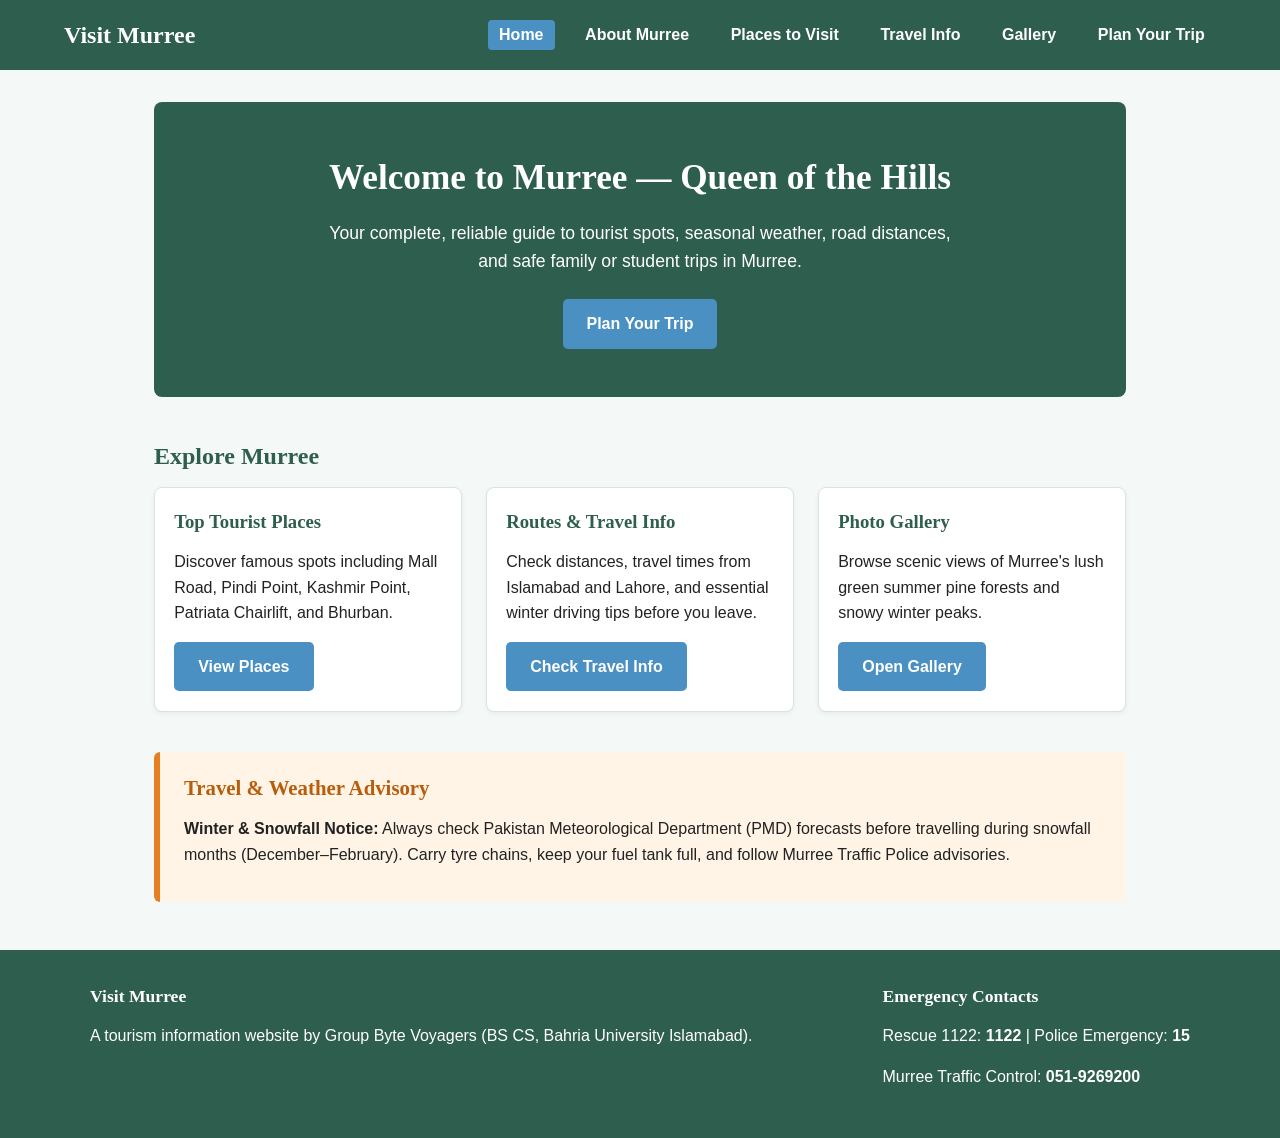
<file: index.html>
<!DOCTYPE html>
<html lang="en">
<head>
  <meta charset="UTF-8">
  <meta name="viewport" content="width=device-width, initial-scale=1.0">
  <title>Visit Murree - Home</title>
  <link rel="stylesheet" href="css/style.css">
</head>
<body>

  <header>
    <a href="index.html" class="site-title">Visit Murree</a>
    <nav aria-label="Main Navigation">
      <ul>
        <li><a href="index.html" class="active">Home</a></li>
        <li><a href="about.html">About Murree</a></li>
        <li><a href="places.html">Places to Visit</a></li>
        <li><a href="travel.html">Travel Info</a></li>
        <li><a href="gallery.html">Gallery</a></li>
        <li><a href="plan.html">Plan Your Trip</a></li>
      </ul>
    </nav>
  </header>

  <main>
    <section class="hero">
      <h1>Welcome to Murree — Queen of the Hills</h1>
      <p>Your complete, reliable guide to tourist spots, seasonal weather, road distances, and safe family or student trips in Murree.</p>
      <a href="plan.html" class="btn">Plan Your Trip</a>
    </section>

    <section>
      <h2>Explore Murree</h2>
      <div class="card-grid">
        <article class="card">
          <h3>Top Tourist Places</h3>
          <p>Discover famous spots including Mall Road, Pindi Point, Kashmir Point, Patriata Chairlift, and Bhurban.</p>
          <a href="places.html" class="btn">View Places</a>
        </article>

        <article class="card">
          <h3>Routes &amp; Travel Info</h3>
          <p>Check distances, travel times from Islamabad and Lahore, and essential winter driving tips before you leave.</p>
          <a href="travel.html" class="btn">Check Travel Info</a>
        </article>

        <article class="card">
          <h3>Photo Gallery</h3>
          <p>Browse scenic views of Murree's lush green summer pine forests and snowy winter peaks.</p>
          <a href="gallery.html" class="btn">Open Gallery</a>
        </article>
      </div>
    </section>

    <section class="advisory-box" aria-label="Travel Advisory">
      <h2>Travel &amp; Weather Advisory</h2>
      <p><strong>Winter &amp; Snowfall Notice:</strong> Always check Pakistan Meteorological Department (PMD) forecasts before travelling during snowfall months (December–February). Carry tyre chains, keep your fuel tank full, and follow Murree Traffic Police advisories.</p>
    </section>
  </main>

  <footer>
    <div class="footer-content">
      <div>
        <h3>Visit Murree</h3>
        <p>A tourism information website by Group Byte Voyagers (BS CS, Bahria University Islamabad).</p>
      </div>
      <div>
        <h3>Emergency Contacts</h3>
        <p>Rescue 1122: <strong>1122</strong> | Police Emergency: <strong>15</strong></p>
        <p>Murree Traffic Control: <strong>051-9269200</strong></p>
      </div>
    </div>
  </footer>

</body>
</html>
</file>
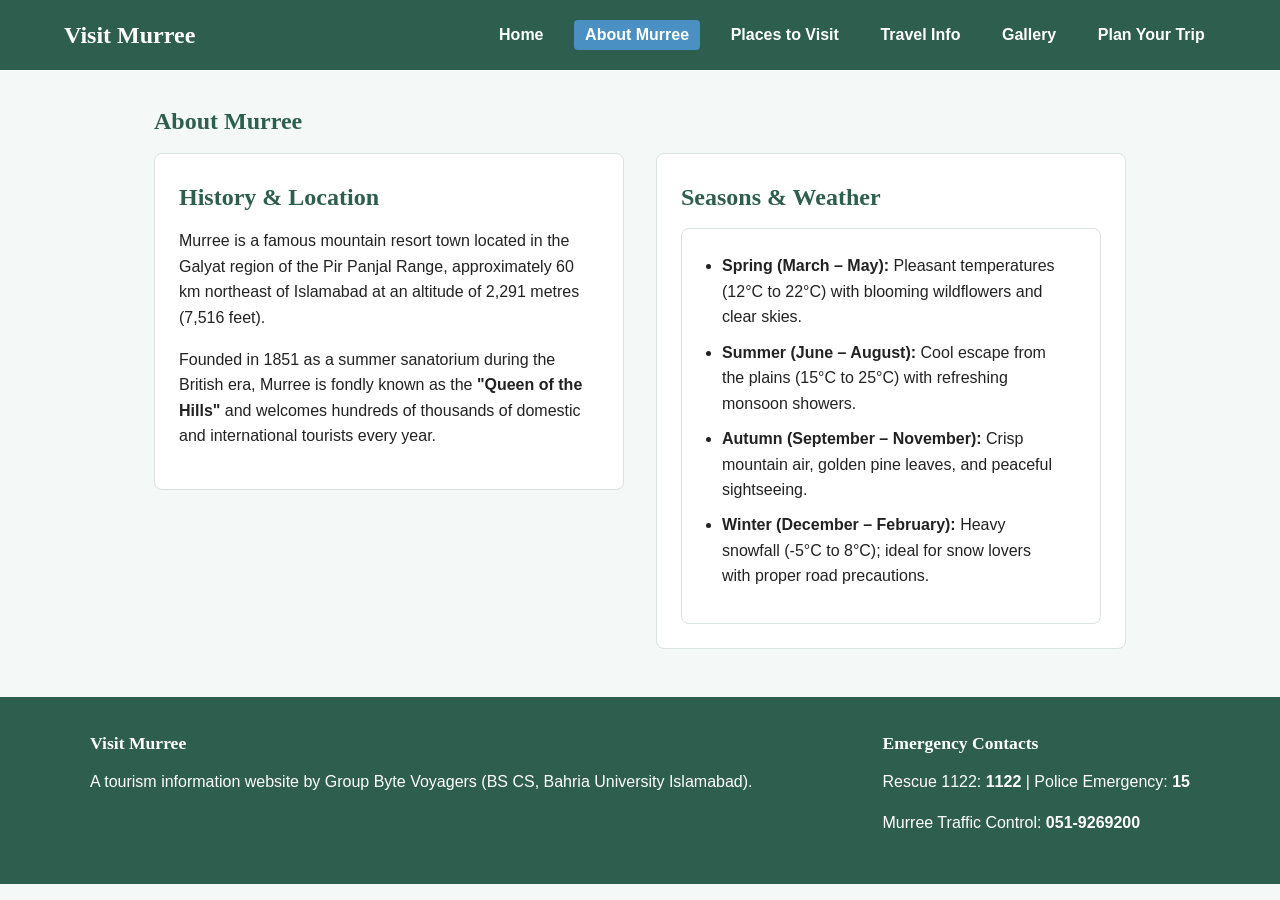
<file: about.html>
<!DOCTYPE html>
<html lang="en">
<head>
  <meta charset="UTF-8">
  <meta name="viewport" content="width=device-width, initial-scale=1.0">
  <title>Visit Murree - About Murree</title>
  <link rel="stylesheet" href="css/style.css">
</head>
<body>

  <header>
    <a href="index.html" class="site-title">Visit Murree</a>
    <nav aria-label="Main Navigation">
      <ul>
        <li><a href="index.html">Home</a></li>
        <li><a href="about.html" class="active">About Murree</a></li>
        <li><a href="places.html">Places to Visit</a></li>
        <li><a href="travel.html">Travel Info</a></li>
        <li><a href="gallery.html">Gallery</a></li>
        <li><a href="plan.html">Plan Your Trip</a></li>
      </ul>
    </nav>
  </header>

  <main>
    <section>
      <h1>About Murree</h1>
      <div class="two-col">
        <div class="col-half">
          <h2>History &amp; Location</h2>
          <p>Murree is a famous mountain resort town located in the Galyat region of the Pir Panjal Range, approximately 60 km northeast of Islamabad at an altitude of 2,291 metres (7,516 feet).</p>
          <p>Founded in 1851 as a summer sanatorium during the British era, Murree is fondly known as the <strong>"Queen of the Hills"</strong> and welcomes hundreds of thousands of domestic and international tourists every year.</p>
        </div>

        <div class="col-half">
          <h2>Seasons &amp; Weather</h2>
          <ul class="styled-list">
            <li><strong>Spring (March – May):</strong> Pleasant temperatures (12°C to 22°C) with blooming wildflowers and clear skies.</li>
            <li><strong>Summer (June – August):</strong> Cool escape from the plains (15°C to 25°C) with refreshing monsoon showers.</li>
            <li><strong>Autumn (September – November):</strong> Crisp mountain air, golden pine leaves, and peaceful sightseeing.</li>
            <li><strong>Winter (December – February):</strong> Heavy snowfall (-5°C to 8°C); ideal for snow lovers with proper road precautions.</li>
          </ul>
        </div>
      </div>
    </section>
  </main>

  <footer>
    <div class="footer-content">
      <div>
        <h3>Visit Murree</h3>
        <p>A tourism information website by Group Byte Voyagers (BS CS, Bahria University Islamabad).</p>
      </div>
      <div>
        <h3>Emergency Contacts</h3>
        <p>Rescue 1122: <strong>1122</strong> | Police Emergency: <strong>15</strong></p>
        <p>Murree Traffic Control: <strong>051-9269200</strong></p>
      </div>
    </div>
  </footer>

</body>
</html>
</file>
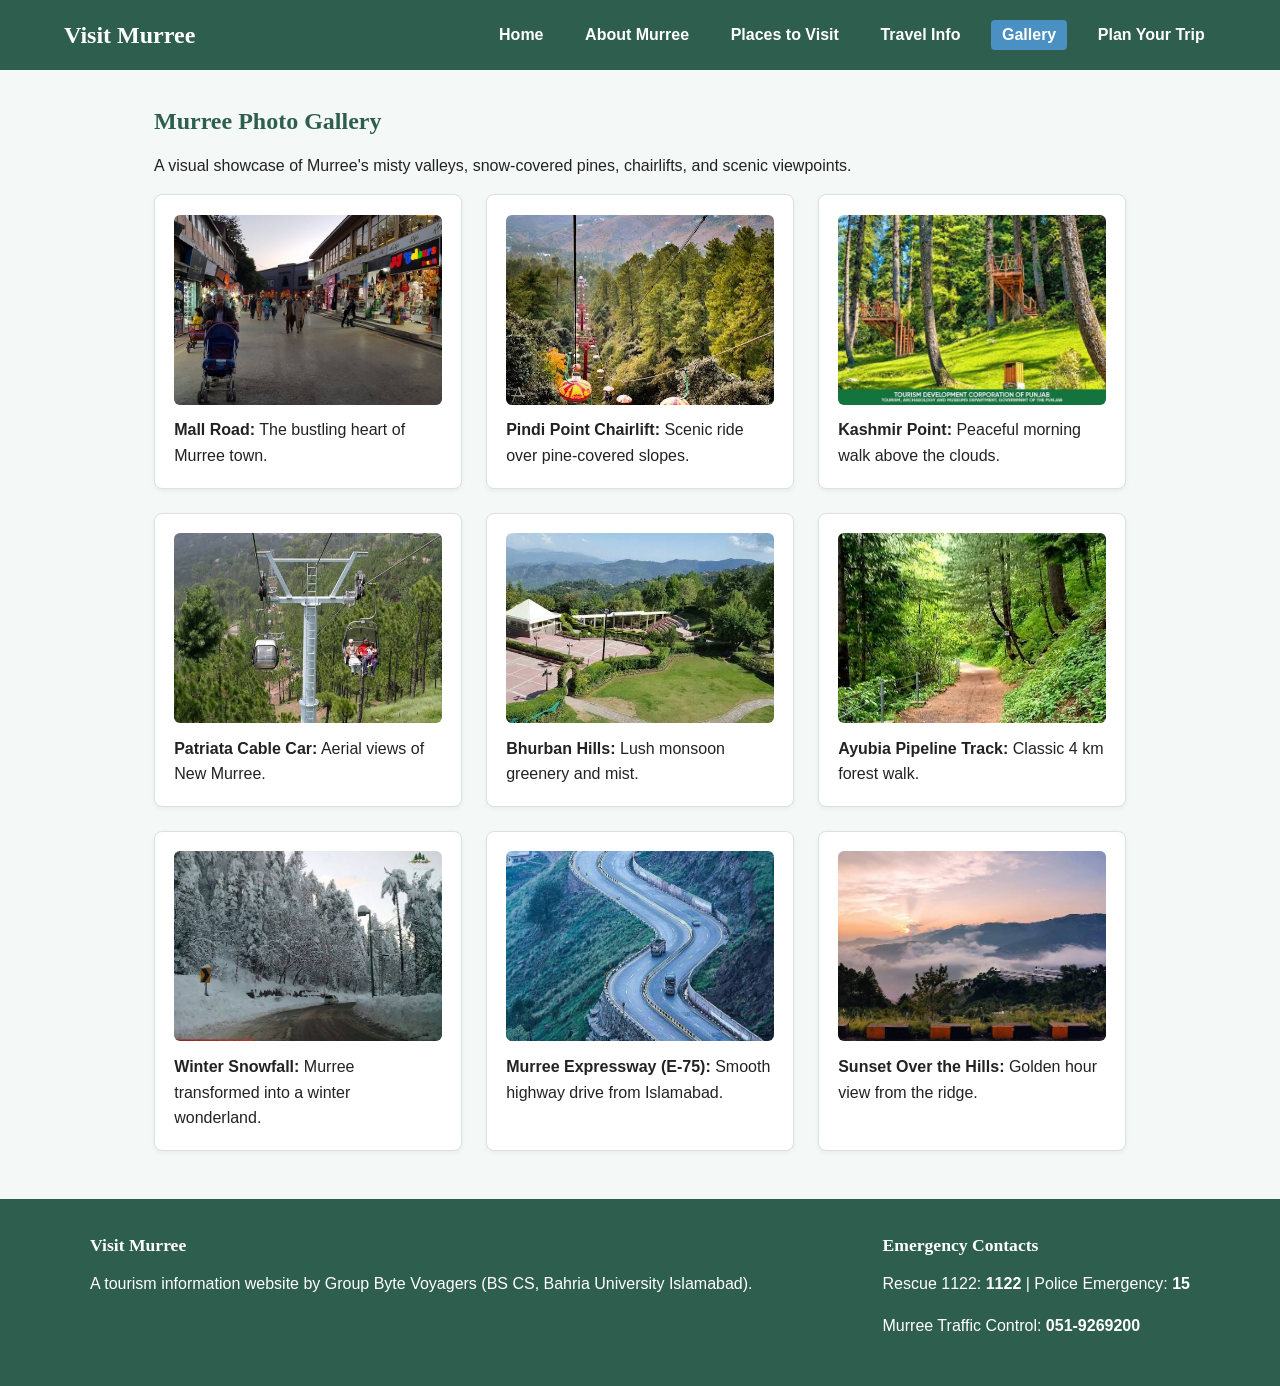
<file: gallery.html>
<!DOCTYPE html>
<html lang="en">
<head>
  <meta charset="UTF-8">
  <meta name="viewport" content="width=device-width, initial-scale=1.0">
  <title>Visit Murree - Photo Gallery</title>
  <link rel="stylesheet" href="css/style.css">
</head>
<body>

  <header>
    <a href="index.html" class="site-title">Visit Murree</a>
    <nav aria-label="Main Navigation">
      <ul>
        <li><a href="index.html">Home</a></li>
        <li><a href="about.html">About Murree</a></li>
        <li><a href="places.html">Places to Visit</a></li>
        <li><a href="travel.html">Travel Info</a></li>
        <li><a href="gallery.html" class="active">Gallery</a></li>
        <li><a href="plan.html">Plan Your Trip</a></li>
      </ul>
    </nav>
  </header>

  <main>
    <section>
      <h1>Murree Photo Gallery</h1>
      <p>A visual showcase of Murree's misty valleys, snow-covered pines, chairlifts, and scenic viewpoints.</p>

      <div class="card-grid">
        <figure class="card">
          <img src="images/mall-road.jpg" alt="Evening lights and historic buildings along Mall Road Murree">
          <figcaption><strong>Mall Road:</strong> The bustling heart of Murree town.</figcaption>
        </figure>

        <figure class="card">
          <img src="images/pindi-point.jpg" alt="Chairlift towers overlooking green mountains at Pindi Point">
          <figcaption><strong>Pindi Point Chairlift:</strong> Scenic ride over pine-covered slopes.</figcaption>
        </figure>

        <figure class="card">
          <img src="images/kashmir-point.jpg" alt="Quiet walking pathway bordered by tall pine trees at Kashmir Point">
          <figcaption><strong>Kashmir Point:</strong> Peaceful morning walk above the clouds.</figcaption>
        </figure>

        <figure class="card">
          <img src="images/patriata.jpg" alt="Red cable car cabins suspended above Patriata forest">
          <figcaption><strong>Patriata Cable Car:</strong> Aerial views of New Murree.</figcaption>
        </figure>

        <figure class="card">
          <img src="images/bhurban.jpg" alt="Clouds drifting across green hills in Bhurban">
          <figcaption><strong>Bhurban Hills:</strong> Lush monsoon greenery and mist.</figcaption>
        </figure>

        <figure class="card">
          <img src="images/ayubia.jpg" alt="Shaded forest trail along Ayubia Pipeline Track">
          <figcaption><strong>Ayubia Pipeline Track:</strong> Classic 4 km forest walk.</figcaption>
        </figure>

        <figure class="card">
          <img src="images/winter-snow.jpg" alt="Snow-covered pine trees and rooftops during Murree winter">
          <figcaption><strong>Winter Snowfall:</strong> Murree transformed into a winter wonderland.</figcaption>
        </figure>

        <figure class="card">
          <img src="images/expressway.jpg" alt="Winding Murree Expressway E-75 surrounded by green hills">
          <figcaption><strong>Murree Expressway (E-75):</strong> Smooth highway drive from Islamabad.</figcaption>
        </figure>

        <figure class="card">
          <img src="images/sunset-hills.jpg" alt="Golden sunset behind the Pir Panjal mountain ridges in Murree">
          <figcaption><strong>Sunset Over the Hills:</strong> Golden hour view from the ridge.</figcaption>
        </figure>
      </div>
    </section>
  </main>

  <footer>
    <div class="footer-content">
      <div>
        <h3>Visit Murree</h3>
        <p>A tourism information website by Group Byte Voyagers (BS CS, Bahria University Islamabad).</p>
      </div>
      <div>
        <h3>Emergency Contacts</h3>
        <p>Rescue 1122: <strong>1122</strong> | Police Emergency: <strong>15</strong></p>
        <p>Murree Traffic Control: <strong>051-9269200</strong></p>
      </div>
    </div>
  </footer>

</body>
</html>
</file>
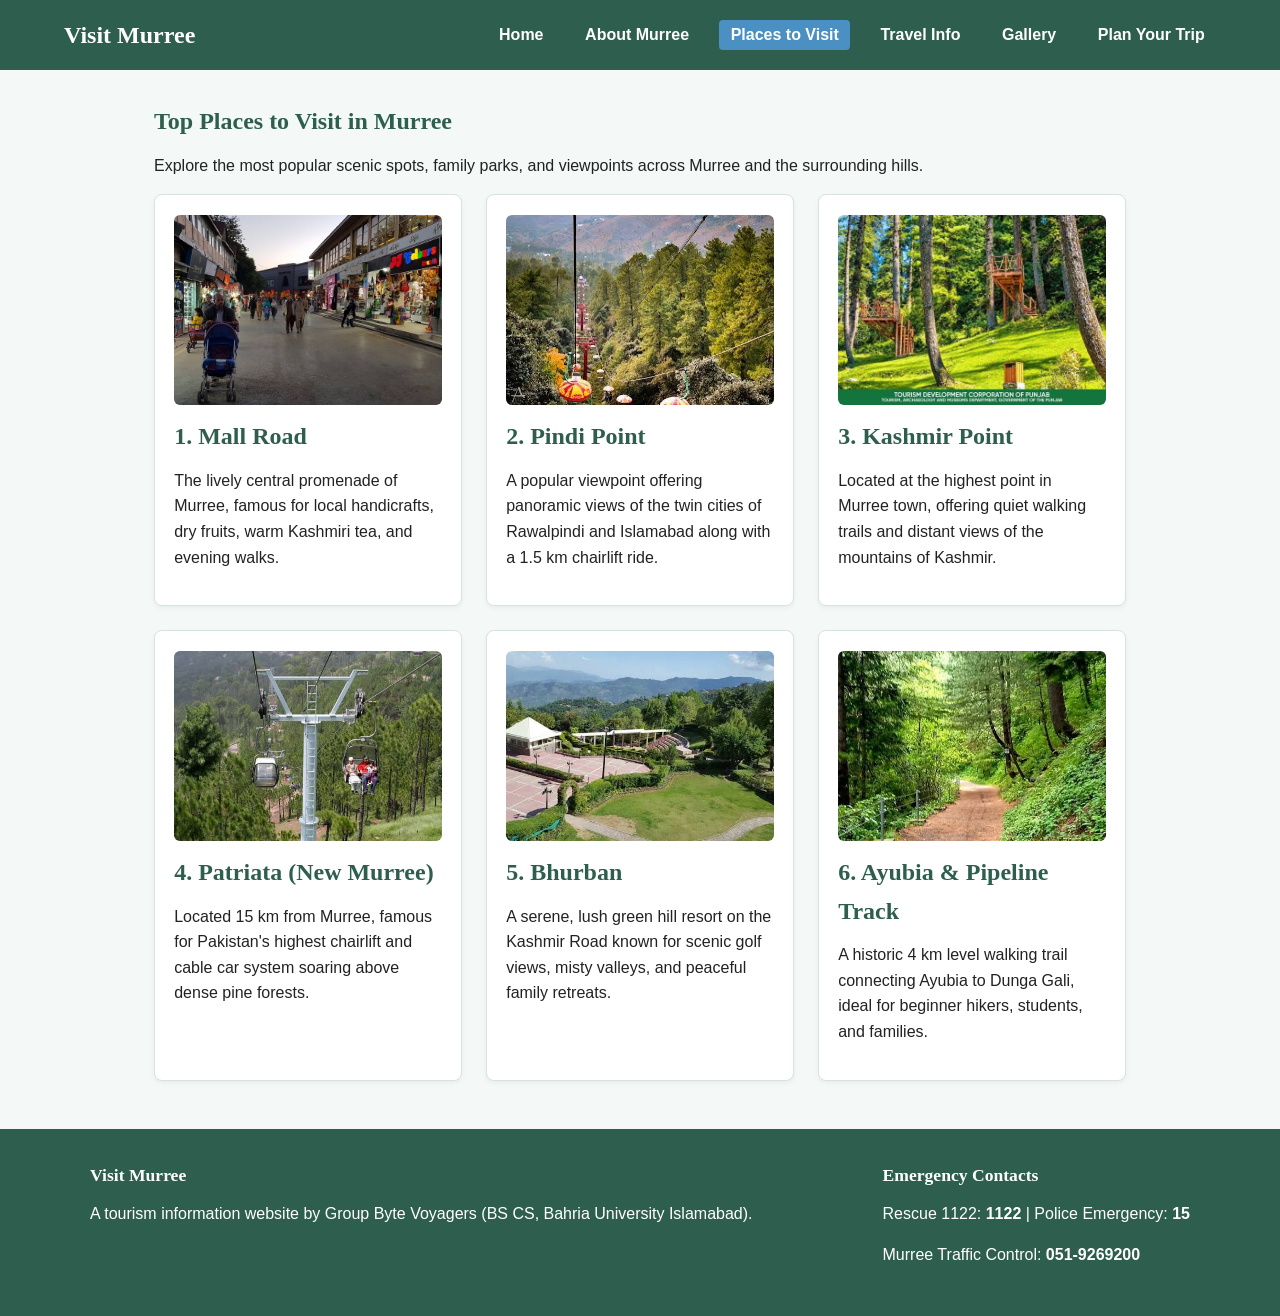
<file: places.html>
<!DOCTYPE html>
<html lang="en">
<head>
  <meta charset="UTF-8">
  <meta name="viewport" content="width=device-width, initial-scale=1.0">
  <title>Visit Murree - Places to Visit</title>
  <link rel="stylesheet" href="css/style.css">
</head>
<body>

  <header>
    <a href="index.html" class="site-title">Visit Murree</a>
    <nav aria-label="Main Navigation">
      <ul>
        <li><a href="index.html">Home</a></li>
        <li><a href="about.html">About Murree</a></li>
        <li><a href="places.html" class="active">Places to Visit</a></li>
        <li><a href="travel.html">Travel Info</a></li>
        <li><a href="gallery.html">Gallery</a></li>
        <li><a href="plan.html">Plan Your Trip</a></li>
      </ul>
    </nav>
  </header>

  <main>
    <section>
      <h1>Top Places to Visit in Murree</h1>
      <p>Explore the most popular scenic spots, family parks, and viewpoints across Murree and the surrounding hills.</p>

      <div class="card-grid">
        <article class="card">
          <img src="images/mall-road.jpg" alt="Tourists walking along Mall Road in Murree surrounded by shops and pine trees">
          <h2>1. Mall Road</h2>
          <p>The lively central promenade of Murree, famous for local handicrafts, dry fruits, warm Kashmiri tea, and evening walks.</p>
        </article>

        <article class="card">
          <img src="images/pindi-point.jpg" alt="Scenic valley view and chairlift at Pindi Point Murree">
          <h2>2. Pindi Point</h2>
          <p>A popular viewpoint offering panoramic views of the twin cities of Rawalpindi and Islamabad along with a 1.5 km chairlift ride.</p>
        </article>

        <article class="card">
          <img src="images/kashmir-point.jpg" alt="Peaceful pine forest trail at Kashmir Point Murree">
          <h2>3. Kashmir Point</h2>
          <p>Located at the highest point in Murree town, offering quiet walking trails and distant views of the mountains of Kashmir.</p>
        </article>

        <article class="card">
          <img src="images/patriata.jpg" alt="Cable car and chairlift gliding over dense forest at Patriata New Murree">
          <h2>4. Patriata (New Murree)</h2>
          <p>Located 15 km from Murree, famous for Pakistan's highest chairlift and cable car system soaring above dense pine forests.</p>
        </article>

        <article class="card">
          <img src="images/bhurban.jpg" alt="Green hills and misty mountain scenery in Bhurban Murree">
          <h2>5. Bhurban</h2>
          <p>A serene, lush green hill resort on the Kashmir Road known for scenic golf views, misty valleys, and peaceful family retreats.</p>
        </article>

        <article class="card">
          <img src="images/ayubia.jpg" alt="Pipeline walking track through pine trees in Ayubia near Murree">
          <h2>6. Ayubia &amp; Pipeline Track</h2>
          <p>A historic 4 km level walking trail connecting Ayubia to Dunga Gali, ideal for beginner hikers, students, and families.</p>
        </article>
      </div>
    </section>
  </main>

  <footer>
    <div class="footer-content">
      <div>
        <h3>Visit Murree</h3>
        <p>A tourism information website by Group Byte Voyagers (BS CS, Bahria University Islamabad).</p>
      </div>
      <div>
        <h3>Emergency Contacts</h3>
        <p>Rescue 1122: <strong>1122</strong> | Police Emergency: <strong>15</strong></p>
        <p>Murree Traffic Control: <strong>051-9269200</strong></p>
      </div>
    </div>
  </footer>

</body>
</html>
</file>
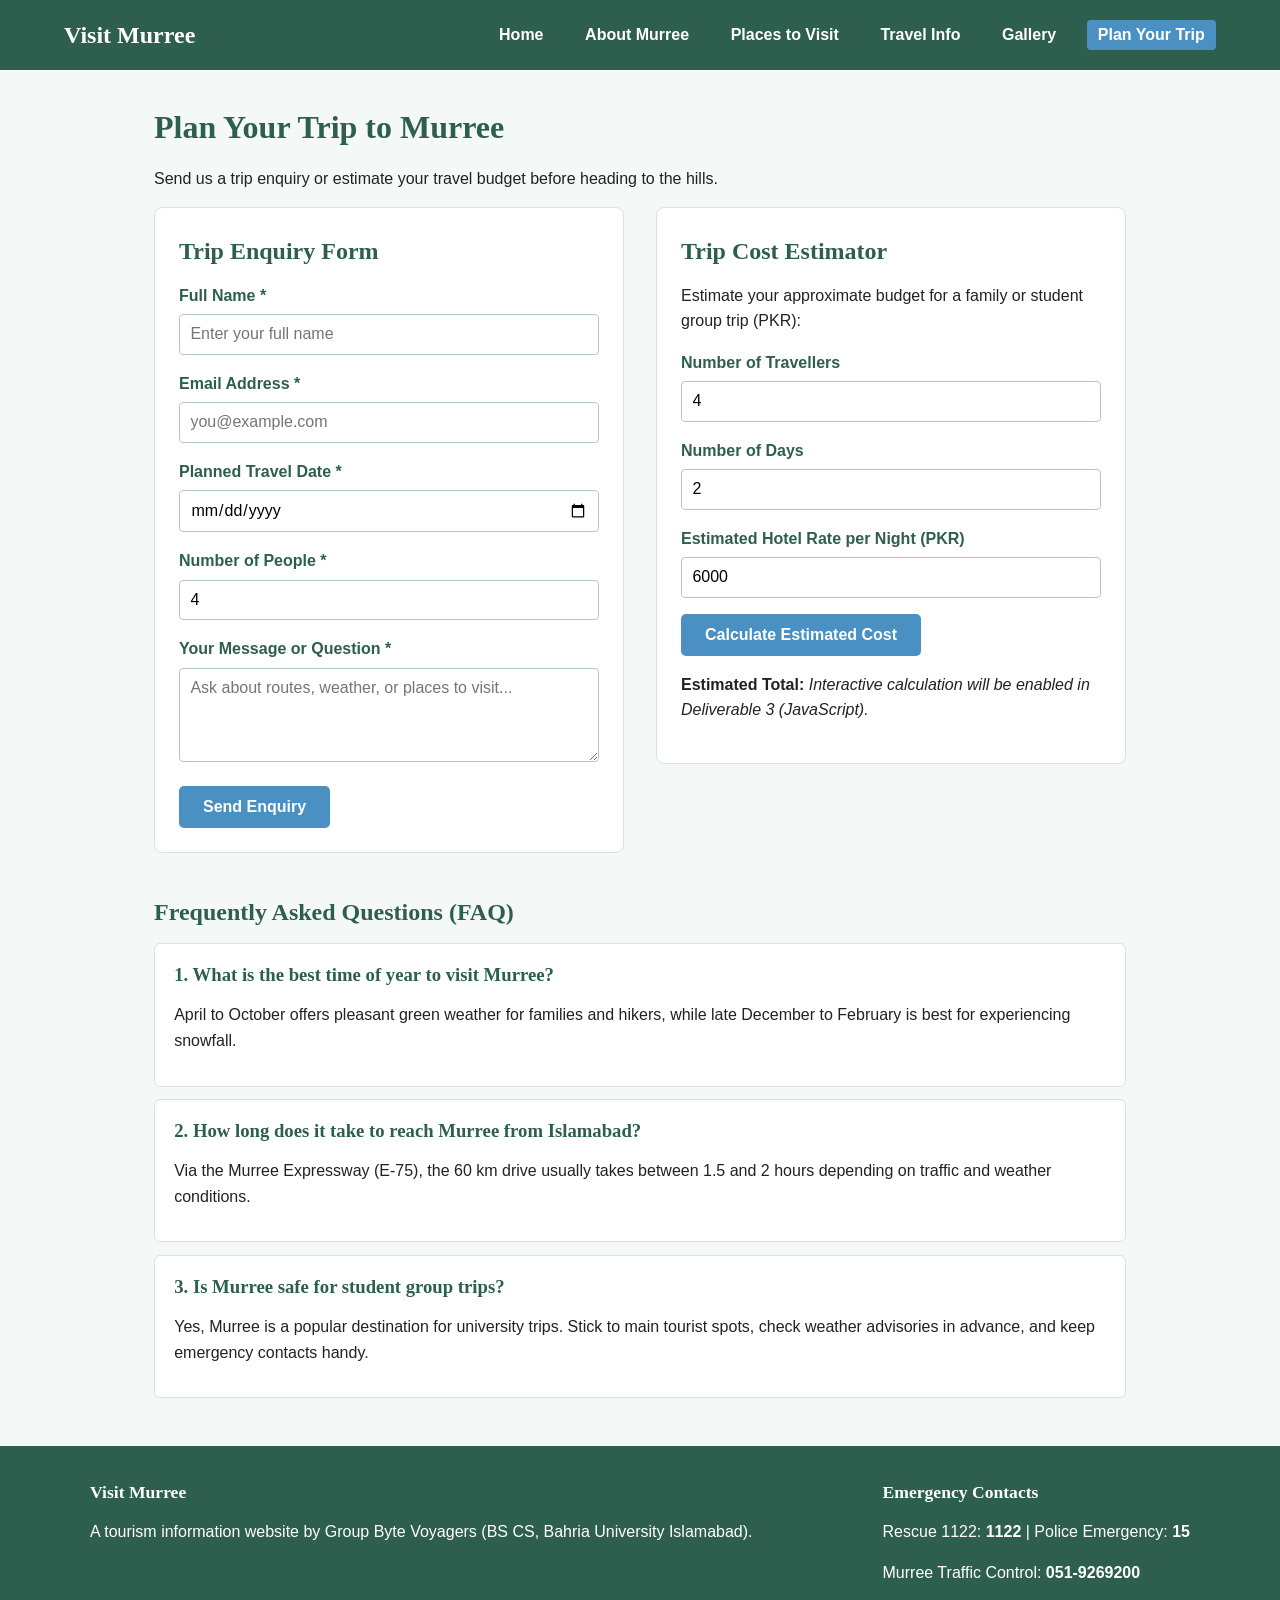
<file: plan.html>
<!DOCTYPE html>
<html lang="en">
<head>
  <meta charset="UTF-8">
  <meta name="viewport" content="width=device-width, initial-scale=1.0">
  <title>Visit Murree - Plan Your Trip</title>
  <link rel="stylesheet" href="css/style.css">
</head>
<body>

  <header>
    <a href="index.html" class="site-title">Visit Murree</a>
    <nav aria-label="Main Navigation">
      <ul>
        <li><a href="index.html">Home</a></li>
        <li><a href="about.html">About Murree</a></li>
        <li><a href="places.html">Places to Visit</a></li>
        <li><a href="travel.html">Travel Info</a></li>
        <li><a href="gallery.html">Gallery</a></li>
        <li><a href="plan.html" class="active">Plan Your Trip</a></li>
      </ul>
    </nav>
  </header>

  <main>
    <h1>Plan Your Trip to Murree</h1>
    <p>Send us a trip enquiry or estimate your travel budget before heading to the hills.</p>

    <section class="two-col">
      <div class="col-half">
        <h2>Trip Enquiry Form</h2>
        <form action="#" method="post">
          <div class="form-group">
            <label for="visitor-name">Full Name *</label>
            <input type="text" id="visitor-name" name="visitor-name" placeholder="Enter your full name" required>
          </div>

          <div class="form-group">
            <label for="visitor-email">Email Address *</label>
            <input type="email" id="visitor-email" name="visitor-email" placeholder="you@example.com" required>
          </div>

          <div class="form-group">
            <label for="travel-date">Planned Travel Date *</label>
            <input type="date" id="travel-date" name="travel-date" required>
          </div>

          <div class="form-group">
            <label for="group-size">Number of People *</label>
            <input type="number" id="group-size" name="group-size" min="1" max="50" value="4" required>
          </div>

          <div class="form-group">
            <label for="visitor-message">Your Message or Question *</label>
            <textarea id="visitor-message" name="visitor-message" rows="4" placeholder="Ask about routes, weather, or places to visit..." required></textarea>
          </div>

          <button type="submit" class="btn">Send Enquiry</button>
        </form>
      </div>

      <div class="col-half">
        <h2>Trip Cost Estimator</h2>
        <p>Estimate your approximate budget for a family or student group trip (PKR):</p>
        <form>
          <div class="form-group">
            <label for="calc-people">Number of Travellers</label>
            <input type="number" id="calc-people" name="calc-people" min="1" value="4">
          </div>

          <div class="form-group">
            <label for="calc-days">Number of Days</label>
            <input type="number" id="calc-days" name="calc-days" min="1" value="2">
          </div>

          <div class="form-group">
            <label for="calc-hotel">Estimated Hotel Rate per Night (PKR)</label>
            <input type="number" id="calc-hotel" name="calc-hotel" min="0" value="6000">
          </div>

          <button type="button" class="btn">Calculate Estimated Cost</button>
        </form>
        <p style="margin-top: 1rem;"><strong>Estimated Total:</strong> <em>Interactive calculation will be enabled in Deliverable 3 (JavaScript).</em></p>
      </div>
    </section>

    <section>
      <h2>Frequently Asked Questions (FAQ)</h2>
      <div class="faq-item">
        <h3>1. What is the best time of year to visit Murree?</h3>
        <p>April to October offers pleasant green weather for families and hikers, while late December to February is best for experiencing snowfall.</p>
      </div>

      <div class="faq-item">
        <h3>2. How long does it take to reach Murree from Islamabad?</h3>
        <p>Via the Murree Expressway (E-75), the 60 km drive usually takes between 1.5 and 2 hours depending on traffic and weather conditions.</p>
      </div>

      <div class="faq-item">
        <h3>3. Is Murree safe for student group trips?</h3>
        <p>Yes, Murree is a popular destination for university trips. Stick to main tourist spots, check weather advisories in advance, and keep emergency contacts handy.</p>
      </div>
    </section>
  </main>

  <footer>
    <div class="footer-content">
      <div>
        <h3>Visit Murree</h3>
        <p>A tourism information website by Group Byte Voyagers (BS CS, Bahria University Islamabad).</p>
      </div>
      <div>
        <h3>Emergency Contacts</h3>
        <p>Rescue 1122: <strong>1122</strong> | Police Emergency: <strong>15</strong></p>
        <p>Murree Traffic Control: <strong>051-9269200</strong></p>
      </div>
    </div>
  </footer>

</body>
</html>
</file>
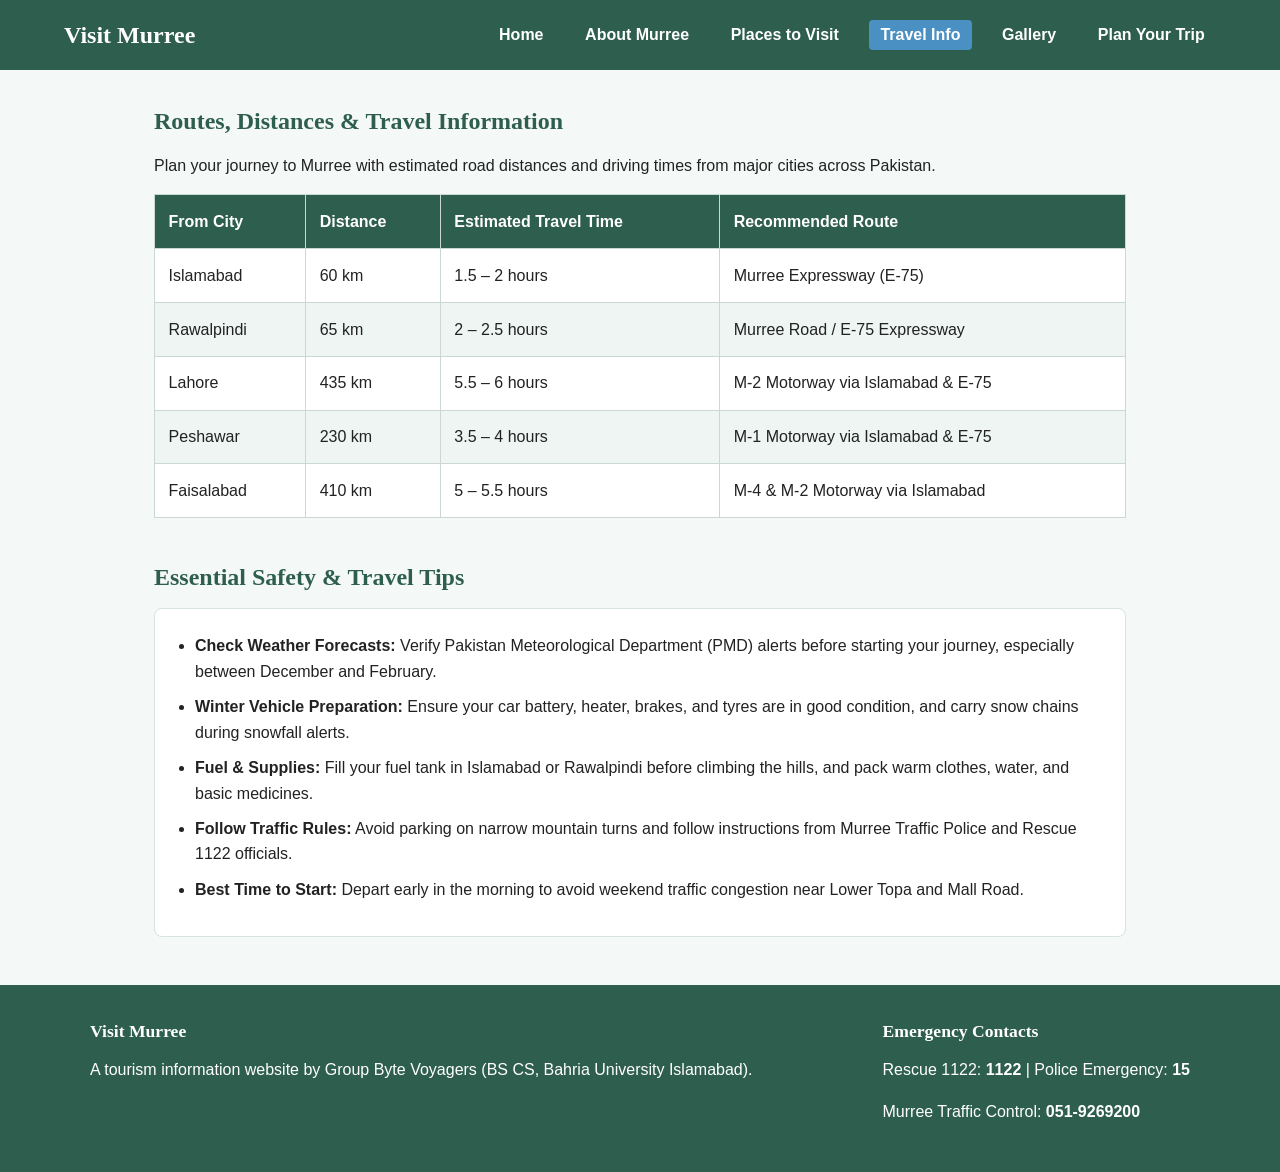
<file: travel.html>
<!DOCTYPE html>
<html lang="en">
<head>
  <meta charset="UTF-8">
  <meta name="viewport" content="width=device-width, initial-scale=1.0">
  <title>Visit Murree - Travel Info</title>
  <link rel="stylesheet" href="css/style.css">
</head>
<body>

  <header>
    <a href="index.html" class="site-title">Visit Murree</a>
    <nav aria-label="Main Navigation">
      <ul>
        <li><a href="index.html">Home</a></li>
        <li><a href="about.html">About Murree</a></li>
        <li><a href="places.html">Places to Visit</a></li>
        <li><a href="travel.html" class="active">Travel Info</a></li>
        <li><a href="gallery.html">Gallery</a></li>
        <li><a href="plan.html">Plan Your Trip</a></li>
      </ul>
    </nav>
  </header>

  <main>
    <section>
      <h1>Routes, Distances &amp; Travel Information</h1>
      <p>Plan your journey to Murree with estimated road distances and driving times from major cities across Pakistan.</p>

      <table>
        <thead>
          <tr>
            <th>From City</th>
            <th>Distance</th>
            <th>Estimated Travel Time</th>
            <th>Recommended Route</th>
          </tr>
        </thead>
        <tbody>
          <tr>
            <td>Islamabad</td>
            <td>60 km</td>
            <td>1.5 – 2 hours</td>
            <td>Murree Expressway (E-75)</td>
          </tr>
          <tr>
            <td>Rawalpindi</td>
            <td>65 km</td>
            <td>2 – 2.5 hours</td>
            <td>Murree Road / E-75 Expressway</td>
          </tr>
          <tr>
            <td>Lahore</td>
            <td>435 km</td>
            <td>5.5 – 6 hours</td>
            <td>M-2 Motorway via Islamabad &amp; E-75</td>
          </tr>
          <tr>
            <td>Peshawar</td>
            <td>230 km</td>
            <td>3.5 – 4 hours</td>
            <td>M-1 Motorway via Islamabad &amp; E-75</td>
          </tr>
          <tr>
            <td>Faisalabad</td>
            <td>410 km</td>
            <td>5 – 5.5 hours</td>
            <td>M-4 &amp; M-2 Motorway via Islamabad</td>
          </tr>
        </tbody>
      </table>
    </section>

    <section>
      <h2>Essential Safety &amp; Travel Tips</h2>
      <ul class="styled-list">
        <li><strong>Check Weather Forecasts:</strong> Verify Pakistan Meteorological Department (PMD) alerts before starting your journey, especially between December and February.</li>
        <li><strong>Winter Vehicle Preparation:</strong> Ensure your car battery, heater, brakes, and tyres are in good condition, and carry snow chains during snowfall alerts.</li>
        <li><strong>Fuel &amp; Supplies:</strong> Fill your fuel tank in Islamabad or Rawalpindi before climbing the hills, and pack warm clothes, water, and basic medicines.</li>
        <li><strong>Follow Traffic Rules:</strong> Avoid parking on narrow mountain turns and follow instructions from Murree Traffic Police and Rescue 1122 officials.</li>
        <li><strong>Best Time to Start:</strong> Depart early in the morning to avoid weekend traffic congestion near Lower Topa and Mall Road.</li>
      </ul>
    </section>
  </main>

  <footer>
    <div class="footer-content">
      <div>
        <h3>Visit Murree</h3>
        <p>A tourism information website by Group Byte Voyagers (BS CS, Bahria University Islamabad).</p>
      </div>
      <div>
        <h3>Emergency Contacts</h3>
        <p>Rescue 1122: <strong>1122</strong> | Police Emergency: <strong>15</strong></p>
        <p>Murree Traffic Control: <strong>051-9269200</strong></p>
      </div>
    </div>
  </footer>

</body>
</html>
</file>
<file: css/style.css>
/* =========================================================
   Visit Murree - Master External Style Sheet (css/style.css)
   Colours from Report Section 3.2:
   - Dark Green: #2e5e4e (Header, Footer, Headings)
   - Sky Blue:   #4a90c2 (Buttons, Links)
   - Light BG:   #f4f8f6 (Page Background)
   - Orange:     #e67e22 (Travel Advisory / Warnings)
   ========================================================= */

* {
  box-sizing: border-box;
  margin: 0;
  padding: 0;
}

body {
  font-family: Arial, Helvetica, sans-serif;
  background-color: #f4f8f6;
  color: #222222;
  line-height: 1.6;
}

h1, h2, h3 {
  font-family: Georgia, "Times New Roman", serif;
  color: #2e5e4e;
  margin-bottom: 0.75rem;
}

p {
  margin-bottom: 1rem;
}

img {
  max-width: 100%;
  height: auto;
  display: block;
  border-radius: 6px;
}

header {
  background-color: #2e5e4e;
  color: #ffffff;
  padding: 1rem 5%;
  display: flex;
  justify-content: space-between;
  align-items: center;
  flex-wrap: wrap;
}

.site-title {
  color: #ffffff;
  font-family: Georgia, serif;
  font-size: 1.5rem;
  font-weight: bold;
  text-decoration: none;
}

nav ul {
  list-style: none;
  display: flex;
  gap: 1.2rem;
  flex-wrap: wrap;
}

nav a {
  color: #ffffff;
  text-decoration: none;
  font-weight: bold;
  padding: 0.4rem 0.7rem;
  border-radius: 4px;
  transition: background-color 0.2s;
}

nav a:hover,
nav a.active {
  background-color: #4a90c2;
}

main {
  max-width: 1100px;
  margin: 2rem auto;
  padding: 0 5%;
}

section {
  margin-bottom: 2.5rem;
}

.hero {
  background-color: #2e5e4e;
  color: #ffffff;
  padding: 3rem 2rem;
  border-radius: 8px;
  text-align: center;
}

.hero h1 {
  color: #ffffff;
  font-size: 2.2rem;
}

.hero p {
  max-width: 650px;
  margin: 0 auto 1.5rem auto;
  font-size: 1.1rem;
}

.btn {
  display: inline-block;
  background-color: #4a90c2;
  color: #ffffff;
  padding: 0.75rem 1.5rem;
  text-decoration: none;
  font-weight: bold;
  border-radius: 5px;
  border: none;
  cursor: pointer;
  font-size: 1rem;
}

.btn:hover {
  background-color: #36739e;
}

.advisory-box {
  background-color: #fff4e6;
  border-left: 6px solid #e67e22;
  padding: 1.2rem 1.5rem;
  border-radius: 6px;
}

.advisory-box h2 {
  color: #b85d0b;
  font-size: 1.3rem;
}

.card-grid {
  display: flex;
  flex-wrap: wrap;
  gap: 1.5rem;
}

.card {
  background-color: #ffffff;
  border: 1px solid #d8e3de;
  border-radius: 8px;
  padding: 1.2rem;
  flex: 1 1 300px;
  box-shadow: 0 2px 5px rgba(0, 0, 0, 0.05);
}

.card img {
  margin-bottom: 0.8rem;
  height: 190px;
  width: 100%;
  object-fit: cover;
}

.two-col {
  display: flex;
  flex-wrap: wrap;
  gap: 2rem;
  align-items: flex-start;
}

.col-half {
  flex: 1 1 320px;
  background-color: #ffffff;
  padding: 1.5rem;
  border-radius: 8px;
  border: 1px solid #d8e3de;
}

table {
  width: 100%;
  border-collapse: collapse;
  background-color: #ffffff;
  margin-bottom: 1.5rem;
}

th, td {
  border: 1px solid #cbd8d2;
  padding: 0.85rem;
  text-align: left;
}

th {
  background-color: #2e5e4e;
  color: #ffffff;
}

tr:nth-child(even) {
  background-color: #eef5f2;
}

ul.styled-list {
  background-color: #ffffff;
  padding: 1.5rem 2.5rem;
  border-radius: 8px;
  border: 1px solid #d8e3de;
}

ul.styled-list li {
  margin-bottom: 0.6rem;
}

.form-group {
  margin-bottom: 1rem;
}

label {
  display: block;
  font-weight: bold;
  margin-bottom: 0.35rem;
  color: #2e5e4e;
}

input, textarea {
  width: 100%;
  padding: 0.65rem;
  border: 1px solid #b5c7bf;
  border-radius: 4px;
  font-family: Arial, sans-serif;
  font-size: 1rem;
}

.faq-item {
  background-color: #ffffff;
  border: 1px solid #d8e3de;
  border-radius: 6px;
  padding: 1rem 1.2rem;
  margin-bottom: 0.8rem;
}

footer {
  background-color: #2e5e4e;
  color: #ffffff;
  padding: 2rem 5%;
  margin-top: 3rem;
}

.footer-content {
  max-width: 1100px;
  margin: 0 auto;
  display: flex;
  flex-wrap: wrap;
  justify-content: space-between;
  gap: 1.5rem;
}

footer h3 {
  color: #ffffff;
  font-size: 1.1rem;
}

footer a {
  color: #cbe6ff;
  text-decoration: none;
}

@media (max-width: 768px) {
  header {
    flex-direction: column;
    align-items: flex-start;
    gap: 0.8rem;
  }

  nav ul {
    flex-direction: column;
    gap: 0.4rem;
    width: 100%;
  }

  .hero h1 {
    font-size: 1.6rem;
  }

  .card, .col-half {
    flex: 1 1 100%;
  }
}
</file>
